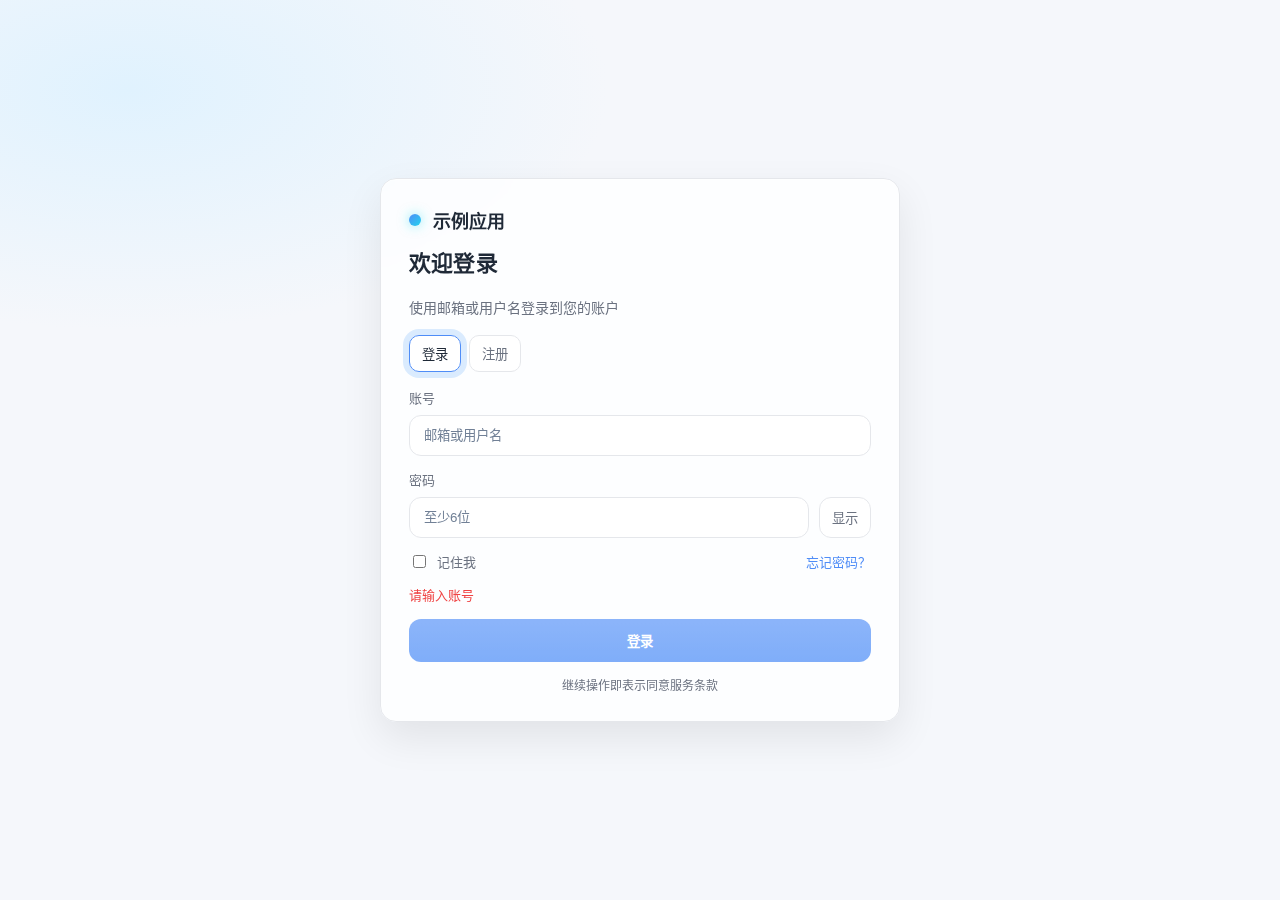
<file: frontend/index.html>
<!doctype html>
<html lang="zh-CN">
<head>
  <meta charset="utf-8">
  <meta name="viewport" content="width=device-width, initial-scale=1">
  <title>登录</title>
  <style>
    :root {
      --bg: #f5f7fb;
      --bg-2: #ffffff;
      --card: #ffffffcc;
      --text: #1f2937;
      --muted: #6b7280;
      --primary: #4f8df7;
      --primary-2: #3b82f6;
      --danger: #ef4444;
      --ring: #93c5fd55;
      --border: #e5e7eb;
    }
    * { box-sizing: border-box; }
    html, body { height: 100%; }
    body {
      margin: 0;
      font-family: ui-sans-serif, system-ui, -apple-system, Segoe UI, Roboto, Noto Sans, Ubuntu, Cantarell, Helvetica Neue, Arial, "PingFang SC", "Hiragino Sans GB", "Microsoft YaHei", sans-serif;
      color: var(--text);
      background: radial-gradient(1200px 600px at 10% 10%, #e0f2fe 0%, var(--bg) 40%),
                  radial-gradient(1200px 600px at 90% 90%, #fce7f3 0%, var(--bg-2) 35%);
      min-height: 100svh;
      display: grid;
      place-items: center;
      padding: 32px 16px;
    }
    .login {
      width: min(520px, 100%);
      background: var(--card);
      backdrop-filter: saturate(140%) blur(14px);
      border: 1px solid var(--border);
      border-radius: 16px;
      box-shadow: 0 16px 40px #00000015, inset 0 1px 0 #ffffff90;
      padding: 28px;
    }
    .tabs { display: flex; gap: 8px; margin: 8px 0 16px; }
    .tab {
      padding: 8px 12px;
      border-radius: 10px;
      border: 1px solid var(--border);
      background: #ffffffee;
      color: var(--muted);
      cursor: pointer;
    }
    .tab[aria-selected="true"] { color: var(--text); border-color: var(--primary); box-shadow: 0 0 0 6px var(--ring); }
    .hidden { display: none; }
    .brand {
      display: flex;
      align-items: center;
      gap: 12px;
      margin-bottom: 12px;
      font-weight: 700;
      font-size: 18px;
    }
    .brand-dot {
      width: 12px;
      height: 12px;
      border-radius: 50%;
      background: linear-gradient(135deg, var(--primary), #22d3ee);
      box-shadow: 0 0 12px #22d3ee88;
    }
    h1 {
      margin: 6px 0 20px;
      font-size: 22px;
      letter-spacing: 0.2px;
    }
    .desc { color: var(--muted); margin-bottom: 18px; font-size: 14px; }
    form { display: grid; gap: 14px; }
    .field { display: grid; gap: 8px; }
    label { font-size: 13px; color: var(--muted); }
    input[type="text"], input[type="password"] {
      width: 100%;
      padding: 12px 14px;
      border-radius: 12px;
      border: 1px solid var(--border);
      background: #ffffffee;
      color: var(--text);
      outline: none;
      transition: border-color .15s, box-shadow .15s, background .15s;
    }
    input::placeholder { color: #718096; }
    input:focus {
      border-color: var(--primary);
      box-shadow: 0 0 0 6px var(--ring);
      background: #ffffff;
    }
    .password-group { display: grid; grid-template-columns: 1fr auto; align-items: center; gap: 10px; }
    #togglePwd {
      padding: 10px 12px;
      border-radius: 12px;
      border: 1px solid var(--border);
      background: #ffffffee;
      color: var(--muted);
      cursor: pointer;
      transition: border-color .15s, color .15s, background .15s;
    }
    #togglePwd:hover { color: var(--text); border-color: #334155; }
    #togglePwd:focus { outline: none; box-shadow: 0 0 0 6px var(--ring); }
    .actions { display: flex; align-items: center; justify-content: space-between; gap: 10px; }
    .remember { display: inline-flex; align-items: center; gap: 8px; font-size: 13px; color: var(--muted); }
    .link { color: var(--primary); text-decoration: none; font-size: 13px; }
    .link:hover { text-decoration: underline; }
    .error { min-height: 20px; color: var(--danger); font-size: 13px; }
    #submitBtn {
      appearance: none;
      border: none;
      border-radius: 12px;
      padding: 12px 16px;
      background: linear-gradient(180deg, var(--primary), var(--primary-2));
      color: white;
      font-weight: 600;
      cursor: pointer;
      transition: filter .15s, transform .06s;
    }
    #submitBtn:hover { filter: brightness(1.1); }
    #submitBtn:active { transform: translateY(1px); }
    #submitBtn[disabled] { cursor: not-allowed; opacity: .65; }
    #submitBtn[data-loading="true"] { position: relative; }
    #submitBtn[data-loading="true"]::after {
      content: "";
      position: absolute;
      inset: 50% auto auto 50%;
      width: 16px; height: 16px;
      margin: -8px 0 0 -8px;
      border-radius: 50%;
      border: 2px solid #ffffffcc;
      border-top-color: transparent;
      animation: spin .8s linear infinite;
    }
    @keyframes spin { to { transform: rotate(1turn); } }
    .footer { text-align: center; color: var(--muted); font-size: 12px; margin-top: 14px; }
    @media (max-width: 420px) { .login { padding: 22px; } }
  </style>
</head>
<body>
  <section class="login" aria-label="登录窗口">
    <div class="brand"><span class="brand-dot"></span><span>示例应用</span></div>
    <h1>欢迎登录</h1>
    <p class="desc">使用邮箱或用户名登录到您的账户</p>
    <div class="tabs" role="tablist" aria-label="登录注册切换">
      <button id="tabLogin" class="tab" role="tab" aria-selected="true" aria-controls="loginForm">登录</button>
      <button id="tabRegister" class="tab" role="tab" aria-selected="false" aria-controls="registerForm">注册</button>
    </div>
    <form id="loginForm" novalidate>
      <div class="field">
        <label for="account">账号</label>
        <input id="account" name="account" type="text" autocomplete="username" placeholder="邮箱或用户名" required>
      </div>
      <div class="field">
        <label for="password">密码</label>
        <div class="password-group">
          <input id="password" name="password" type="password" autocomplete="current-password" placeholder="至少6位" minlength="6" required>
          <button type="button" id="togglePwd" aria-controls="password" aria-pressed="false">显示</button>
        </div>
      </div>
      <div class="actions">
        <label class="remember"><input type="checkbox" id="remember"> 记住我</label>
        <a class="link" href="#">忘记密码？</a>
      </div>
      <div id="error" class="error" role="alert" aria-live="polite"></div>
      <button id="submitBtn" type="submit">登录</button>
    </form>
    <form id="registerForm" class="hidden" novalidate>
      <div class="field">
        <label for="reg_username">用户名</label>
        <input id="reg_username" name="username" type="text" placeholder="用户名" required>
      </div>
      <div class="field">
        <label for="reg_email">邮箱</label>
        <input id="reg_email" name="email" type="email" placeholder="邮箱" required>
      </div>
      <div class="field">
        <label for="reg_password">密码</label>
        <input id="reg_password" name="password" type="password" placeholder="至少6位" minlength="6" required>
      </div>
      <div class="field">
        <label for="reg_password2">确认密码</label>
        <input id="reg_password2" name="password2" type="password" placeholder="再次输入密码" minlength="6" required>
      </div>
      <div class="field">
        <label for="reg_name">昵称</label>
        <input id="reg_name" name="name" type="text" placeholder="昵称（可选）">
      </div>
      <div id="regError" class="error" role="alert" aria-live="polite"></div>
      <button id="regSubmitBtn" type="submit">注册</button>
    </form>
    <div class="footer">继续操作即表示同意服务条款</div>
  </section>
  <script>
    const form = document.getElementById('loginForm');
    const regForm = document.getElementById('registerForm');
    const account = document.getElementById('account');
    const password = document.getElementById('password');
    const togglePwd = document.getElementById('togglePwd');
    const errorBox = document.getElementById('error');
    const submitBtn = document.getElementById('submitBtn');
    const remember = document.getElementById('remember');
    const tabLogin = document.getElementById('tabLogin');
    const tabRegister = document.getElementById('tabRegister');
    const regUsername = document.getElementById('reg_username');
    const regEmail = document.getElementById('reg_email');
    const regPassword = document.getElementById('reg_password');
    const regPassword2 = document.getElementById('reg_password2');
    const regName = document.getElementById('reg_name');
    const regErrorBox = document.getElementById('regError');
    const regSubmitBtn = document.getElementById('regSubmitBtn');

    function setError(msg) { errorBox.textContent = msg || ''; }
    function setRegError(msg) { regErrorBox.textContent = msg || ''; }
    function validate() {
      const a = account.value.trim();
      const p = password.value;
      let msg = '';
      if (!a) msg = '请输入账号';
      else if (p.length < 6) msg = '密码至少6位';
      setError(msg);
      submitBtn.disabled = !!msg;
      return !msg;
    }
    function validateRegister() {
      const u = regUsername.value.trim();
      const e = regEmail.value.trim();
      const p1 = regPassword.value;
      const p2 = regPassword2.value;
      let msg = '';
      if (!u) msg = '请输入用户名';
      else if (!e) msg = '请输入邮箱';
      else if (p1.length < 6) msg = '密码至少6位';
      else if (p2.length < 6) msg = '确认密码至少6位';
      else if (p1 !== p2) msg = '两次密码不一致';
      setRegError(msg);
      regSubmitBtn.disabled = !!msg;
      return !msg;
    }
    function setTab(tab) {
      const isLogin = tab === 'login';
      form.classList.toggle('hidden', !isLogin);
      regForm.classList.toggle('hidden', isLogin);
      tabLogin.setAttribute('aria-selected', isLogin.toString());
      tabRegister.setAttribute('aria-selected', (!isLogin).toString());
    }

    function applyRememberFromStorage() {
      const saved = localStorage.getItem('rememberAccount');
      if (saved) account.value = saved;
      validate();
    }

    account.addEventListener('input', validate);
    password.addEventListener('input', validate);
    regUsername.addEventListener('input', validateRegister);
    regEmail.addEventListener('input', validateRegister);
    regPassword.addEventListener('input', validateRegister);
    regPassword2.addEventListener('input', validateRegister);
    regName.addEventListener('input', validateRegister);
    togglePwd.addEventListener('click', () => {
      const isText = password.type === 'text';
      password.type = isText ? 'password' : 'text';
      togglePwd.setAttribute('aria-pressed', (!isText).toString());
      togglePwd.textContent = isText ? '显示' : '隐藏';
      password.focus({ preventScroll: true });
    });
    tabLogin.addEventListener('click', () => setTab('login'));
    tabRegister.addEventListener('click', () => setTab('register'));
    tabLogin.addEventListener('click', () => { setTab('login'); location.hash = 'login'; });
    tabRegister.addEventListener('click', () => { setTab('register'); location.hash = 'register'; });
    function initTabFromHash() {
      const h = (location.hash || '').slice(1);
      setTab(h === 'register' ? 'register' : 'login');
    }
    window.addEventListener('hashchange', initTabFromHash);

    form.addEventListener('submit', async (e) => {
      e.preventDefault();
      if (!validate()) return;
      submitBtn.dataset.loading = 'true';
      submitBtn.disabled = true;
      setError('');
      const a = account.value.trim();
      const p = password.value;
      if (remember.checked) localStorage.setItem('rememberAccount', a);
      try {
        const res = await fetch('http://localhost:8080/api/login', {
          method: 'POST',
          headers: { 'Content-Type': 'application/json' },
          body: JSON.stringify({ username: a, password: p })
        });
        const data = await res.json().catch(() => null);
        if (!res.ok) {
          throw new Error((data && data.msg) || '登录失败');
        }
        if (!data || data.code !== 200) {
          throw new Error((data && data.msg) || '登录失败');
        }
         const token = data.data && data.data.token;
         const expire = data.data && data.data.expire;
         const user = data.data && data.data.user;
         if (token) localStorage.setItem('authToken', token);
         if (expire) localStorage.setItem('authTokenExpire', expire);
         if (user) localStorage.setItem('currentUser', JSON.stringify(user));
        location.href = 'abc.html';
      } catch (err) {
        setError(err.message || '登录失败');
      } finally {
        submitBtn.dataset.loading = 'false';
        submitBtn.disabled = false;
      }
    });
    regForm.addEventListener('submit', async (e) => {
      e.preventDefault();
      if (!validateRegister()) return;
      regSubmitBtn.dataset.loading = 'true';
      regSubmitBtn.disabled = true;
      setRegError('');
      const u = regUsername.value.trim();
      const eaddr = regEmail.value.trim();
      const p1 = regPassword.value;
      const p2 = regPassword2.value;
      const n = regName.value.trim();
      try {
        const res = await fetch('http://localhost:8080/api/user', {
          method: 'POST',
          headers: { 'Content-Type': 'application/json' },
          body: JSON.stringify({ username: u, email: eaddr, password: p1, password2: p2, name: n })
        });
        const data = await res.json().catch(() => null);
        if (!res.ok) {
          throw new Error((data && data.msg) || '注册失败');
        }
        if (!data || data.code !== 200) {
          throw new Error((data && data.msg) || '注册失败');
        }
        alert('注册成功，请登录');
        account.value = u;
        setTab('login');
        validate();
      } catch (err) {
        setRegError(err.message || '注册失败');
      } finally {
        regSubmitBtn.dataset.loading = 'false';
        regSubmitBtn.disabled = false;
      }
    });

    applyRememberFromStorage();
    validate();
    validateRegister();
    initTabFromHash();
  </script>
</body>
</html>
</file>
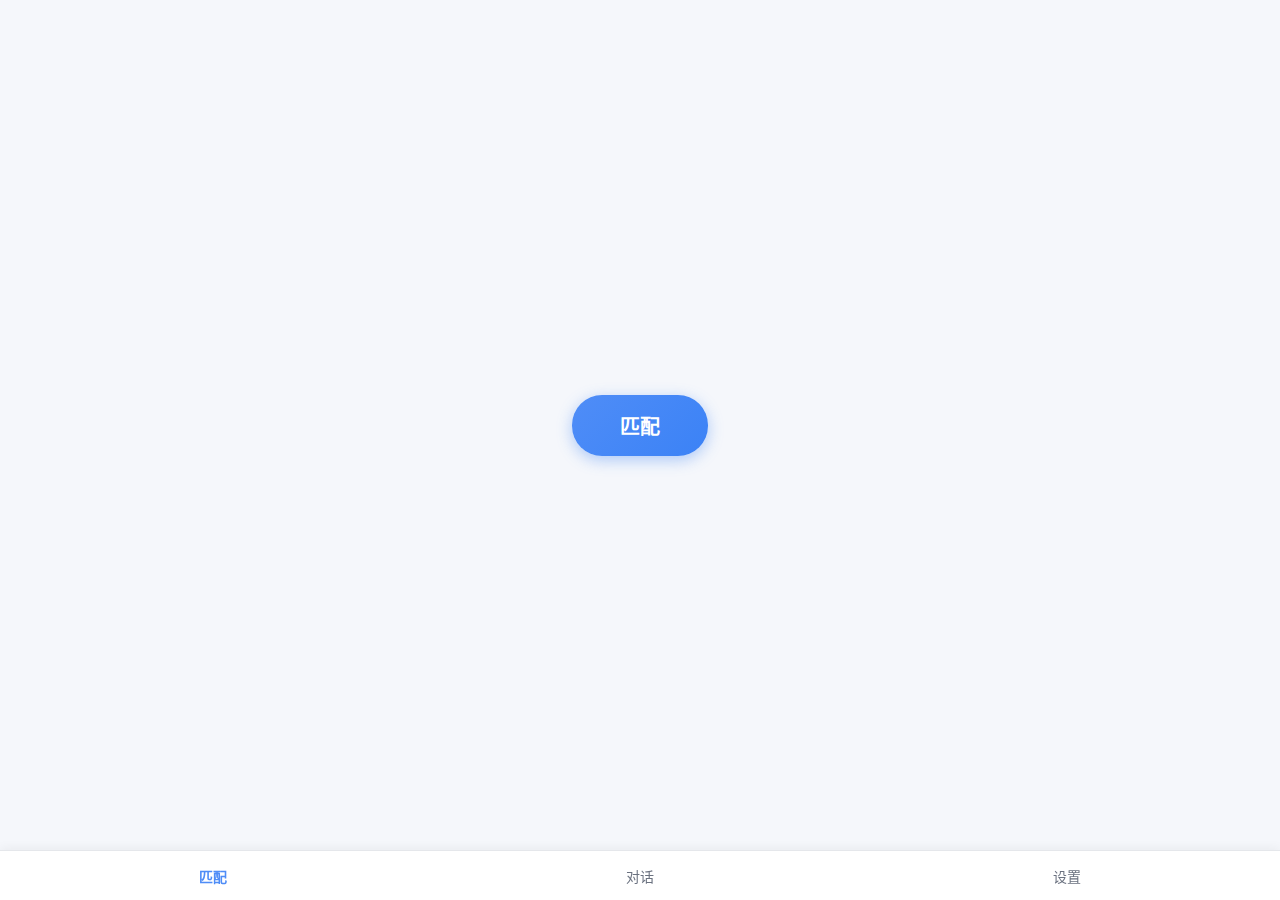
<file: frontend/abc.html>
<!DOCTYPE html>
<html lang="zh-CN">
<head>
    <meta charset="UTF-8">
    <meta name="viewport" content="width=device-width, initial-scale=1.0">
    <title>匹配</title>
    <style>
        :root {
            --primary-color: #4f8df7;
            --bg-color: #f5f7fb;
            --tab-height: 50px;
            --border-color: #e5e7eb;
        }

        * {
            box-sizing: border-box;
            margin: 0;
            padding: 0;
        }

        body {
            font-family: -apple-system, BlinkMacSystemFont, "Segoe UI", Roboto, Helvetica, Arial, sans-serif;
            background-color: var(--bg-color);
            height: 100vh;
            display: flex;
            flex-direction: column;
            overflow: hidden;
        }

        /* 页面主体内容 */
        .main-content {
            flex: 1;
            display: flex;
            justify-content: center;
            align-items: center;
            padding-bottom: var(--tab-height); /* 为底部导航留出空间 */
        }

        .match-btn {
            padding: 16px 48px;
            font-size: 20px;
            font-weight: 600;
            color: white;
            background: linear-gradient(135deg, #4f8df7, #3b82f6);
            border: none;
            border-radius: 30px;
            cursor: pointer;
            box-shadow: 0 4px 15px rgba(59, 130, 246, 0.4);
            transition: transform 0.2s, box-shadow 0.2s;
        }

        .match-btn:active {
            transform: scale(0.95);
            box-shadow: 0 2px 8px rgba(59, 130, 246, 0.4);
        }

        /* 底部导航栏 */
        .tab-bar {
            position: fixed;
            bottom: 0;
            left: 0;
            right: 0;
            height: var(--tab-height);
            background-color: white;
            display: flex;
            border-top: 1px solid var(--border-color);
            box-shadow: 0 -2px 10px rgba(0, 0, 0, 0.05);
        }

        .tab-item {
            flex: 1;
            display: flex;
            flex-direction: column;
            justify-content: center;
            align-items: center;
            cursor: pointer;
            color: #6b7280;
            font-size: 14px;
            transition: color 0.2s;
        }

        .tab-item.active {
            color: var(--primary-color);
            font-weight: 600;
        }

        .tab-item:hover {
            background-color: #f9fafb;
        }
    </style>
</head>
<body>

    <div class="main-content">
        <button class="match-btn">匹配</button>
    </div>

    <nav class="tab-bar">
        <div class="tab-item active" onclick="switchTab(this, '匹配')">
            <span>匹配</span>
        </div>
        <div class="tab-item" onclick="switchTab(this, '对话')">
            <span>对话</span>
        </div>
        <div class="tab-item" onclick="switchTab(this, '设置')">
            <span>设置</span>
        </div>
    </nav>

    <script>
        function switchTab(el, name) {
            // 切换选中状态
            document.querySelectorAll('.tab-item').forEach(item => {
                item.classList.remove('active');
            });
            el.classList.add('active');
            
            console.log('切换到: ' + name);
            
            // 如果是点击对话，跳转到已有的聊天页面
            if (name === '对话') {
                window.location.href = 'chat.html';
            }
        }
    </script>
</body>
</html>
</file>
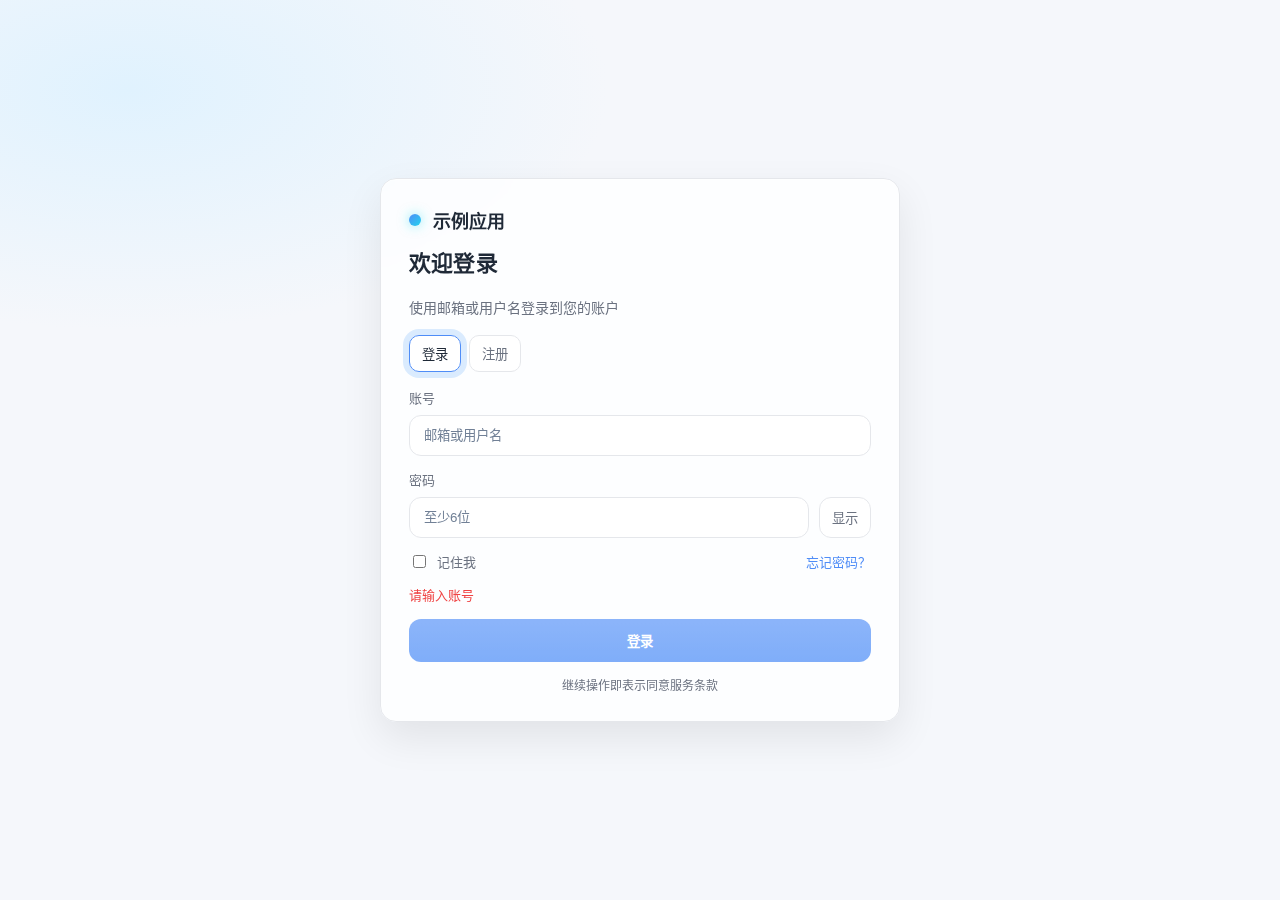
<file: frontend/chat.html>
<!doctype html>
<html lang="zh-CN">
<head>
  <meta charset="utf-8">
  <meta name="viewport" content="width=device-width, initial-scale=1">
  <title>Chat</title>
  <style>
    :root {
      --bg: #f5f7fb;
      --bg-2: #ffffff;
      --card: #ffffffcc;
      --text: #1f2937;
      --muted: #6b7280;
      --primary: #4f8df7;
      --primary-2: #3b82f6;
      --ring: #93c5fd55;
      --border: #e5e7eb;
    }
    * { box-sizing: border-box; }
    html, body { height: 100%; }
    body {
      margin: 0;
      font-family: ui-sans-serif, system-ui, -apple-system, Segoe UI, Roboto, Noto Sans, Ubuntu, Cantarell, Helvetica Neue, Arial, "PingFang SC", "Hiragino Sans GB", "Microsoft YaHei", sans-serif;
      color: var(--text);
      background: radial-gradient(1200px 600px at 10% 10%, #e0f2fe 0%, var(--bg) 40%),
                  radial-gradient(1200px 600px at 90% 90%, #fce7f3 0%, var(--bg-2) 35%);
      min-height: 100svh;
      display: grid;
      place-items: stretch;
    }
    .app {
      display: grid;
      grid-template-columns: 1fr 340px;
      gap: 16px;
      padding: 16px;
      height: 100vh;
      max-height: 100vh;
      overflow: hidden;
    }
    @media (max-width: 780px) {
      .app {
        grid-template-columns: 1fr;
        grid-template-rows: 1fr auto;
        overflow: auto;
        height: auto;
      }
      .chat {
        height: 80vh;
      }
      .sidebar {
        height: auto;
      }
    }
    .chat {
      background: var(--card);
      border: 1px solid var(--border);
      border-radius: 16px;
      box-shadow: 0 16px 40px #00000015, inset 0 1px 0 #ffffff90;
      display: grid;
      grid-template-rows: auto 1fr auto;
      height: 100%;
      overflow: hidden;
    }
    .chat-header {
      display: flex;
      align-items: center;
      justify-content: space-between;
      padding: 14px 16px;
      border-bottom: 1px solid var(--border);
      background: #ffffffee;
      border-top-left-radius: 16px;
      border-top-right-radius: 16px;
    }
    .chat-title { font-weight: 700; }
    .chat-status { font-size: 12px; color: var(--muted); }
    .messages {
      padding: 16px;
      display: grid;
      gap: 8px;
      align-content: start;
      align-items: start;
      overflow: auto;
      background: transparent;
    }
    .msg {
      max-width: 70%;
      padding: 10px 12px;
      line-height: 1.5;
      align-self: start;
      white-space: pre-wrap;
      word-break: break-word;
      overflow-wrap: anywhere;
      border-radius: 12px;
      border: 1px solid var(--border);
      background: #ffffffee;
      color: var(--text);
      box-shadow: inset 0 1px 0 #ffffff90;
    }
    .msg.me {
      justify-self: end;
      background: #e8f0ff;
      border-color: #cfe1ff;
    }
    .msg-meta { font-size: 12px; color: var(--muted); margin-bottom: 6px; }
    .chat-input {
      display: grid;
      grid-template-columns: 1fr auto;
      gap: 10px;
      padding: 14px 16px;
      border-top: 1px solid var(--border);
      background: #ffffffee;
      border-bottom-left-radius: 16px;
      border-bottom-right-radius: 16px;
    }
    #msgInput {
      width: 100%;
      padding: 12px 14px;
      border-radius: 12px;
      border: 1px solid var(--border);
      background: #ffffffee;
      outline: none;
    }
    #sendBtn {
      appearance: none;
      border: none;
      border-radius: 12px;
      padding: 12px 16px;
      background: linear-gradient(180deg, var(--primary), var(--primary-2));
      color: white;
      font-weight: 600;
      cursor: pointer;
    }
    .sidebar {
      background: var(--card);
      border: 1px solid var(--border);
      border-radius: 16px;
      box-shadow: 0 16px 40px #00000015, inset 0 1px 0 #ffffff90;
      padding: 20px;
      display: grid;
      gap: 14px;
      align-content: start;
    }
    .avatar {
      width: 84px;
      height: 84px;
      border-radius: 50%;
      background: linear-gradient(135deg, var(--primary), #22d3ee);
      box-shadow: 0 0 20px #22d3ee66;
      display: grid;
      place-items: center;
      color: #fff;
      font-weight: 700;
      font-size: 28px;
      margin: 0 auto 8px;
    }
    .user-name {
      text-align: center;
      font-weight: 700;
      font-size: 18px;
    }
    .user-username {
      text-align: center;
      color: var(--muted);
      font-size: 14px;
    }
    .section-title { font-size: 13px; color: var(--muted); }
    .card {
      border: 1px solid var(--border);
      border-radius: 12px;
      background: #ffffffee;
      padding: 12px;
    }
    .row { display: grid; grid-template-columns: 120px 1fr; gap: 8px; font-size: 14px; }
    .label { color: var(--muted); }
    .value { color: var(--text); }
    @media (max-width: 780px) {
      .app { grid-template-columns: 1fr; }
    }
  </style>
  </head>
<body>
  <div class="app">
    <section class="chat" aria-label="聊天区域">
      <div class="chat-header">
        <div class="chat-title">聊天</div>
        <div class="chat-status" id="chatStatus">未连接</div>
      </div>
      <div class="messages" id="messages"></div>
      <div class="chat-input">
        <input id="msgInput" type="text" placeholder="输入消息内容…">
        <button id="sendBtn">发送</button>
      </div>
    </section>
    <aside class="sidebar" aria-label="用户信息">
      <div class="avatar" id="avatar"></div>
      <div class="user-name" id="userName"></div>
      <div class="user-username" id="userUsername"></div>
      <div class="section-title">账户信息</div>
      <div class="card">
        <div class="row"><div class="label">用户名</div><div class="value" id="vUsername"></div></div>
        <div class="row"><div class="label">昵称</div><div class="value" id="vName"></div></div>
      </div>
    </aside>
  </div>
  <script>
    function getInitial(name, username) {
      const s = (name || username || '').trim();
      return s ? s[0].toUpperCase() : 'U';
    }
    function initUser() {
      const userStr = localStorage.getItem('currentUser');
      if (!userStr) {
        location.href = 'index.html#login';
        return;
      }
      let user = null;
      try { user = JSON.parse(userStr); } catch { user = null; }
      if (!user) {
        location.href = 'index.html#login';
        return;
      }
      const name = user.name || '';
      const username = user.username || '';
      document.getElementById('avatar').textContent = getInitial(name, username);
      document.getElementById('userName').textContent = name || username || '用户';
      document.getElementById('userUsername').textContent = username ? '@' + username : '';
      document.getElementById('vUsername').textContent = username || '';
      document.getElementById('vName').textContent = name || '';
      return user;
    }
    const user = initUser();
    const messagesEl = document.getElementById('messages');
    const statusEl = document.getElementById('chatStatus');
    const inputEl = document.getElementById('msgInput');
    const sendBtn = document.getElementById('sendBtn');
    let ws = null;
    let myId = user && (user.id || user.ID);
    function renderMessage({ text, me, from }) {
      const item = document.createElement('div');
      item.className = 'msg' + (me ? ' me' : '');
      const meta = document.createElement('div');
      meta.className = 'msg-meta';
      meta.textContent = me ? '我' : (from || '对方');
      const content = document.createElement('div');
      content.textContent = text;
      item.appendChild(meta);
      item.appendChild(content);
      messagesEl.appendChild(item);
      messagesEl.scrollTop = messagesEl.scrollHeight;
    }
    function connectWS() {
      const token = localStorage.getItem('authToken');
      if (!token) return;
      try {
        ws = new WebSocket('ws://localhost:8080/api/ws?token=' + encodeURIComponent(token));
        ws.onopen = () => { statusEl.textContent = '已连接'; };
        ws.onclose = () => { statusEl.textContent = '未连接'; };
        ws.onerror = () => { statusEl.textContent = '连接错误'; };
        ws.onmessage = (evt) => {
          let msg = null;
          try { msg = JSON.parse(evt.data); } catch { msg = null; }
          if (!msg) return;
          if (msg.content) {
            renderMessage({ text: msg.content, me: false, from: msg.from_name || '对方' });
          }
        };
      } catch (_) {
        statusEl.textContent = '连接错误';
      }
    }
    function sendMessage() {
      const text = (inputEl.value || '').trim();
      if (!text) return;
      inputEl.value = '';
      renderMessage({ text, me: true, from: '我' });
      const payload = JSON.stringify({
        cmd: 1,
        to_id: -1,
        content: text,
        from_id: myId || 0,
        ts: Date.now()
      });
      try {
        if (ws && ws.readyState === 1) {
          ws.send(payload);
        }
      } catch (_) {}
    }
    sendBtn.addEventListener('click', sendMessage);
    inputEl.addEventListener('keydown', (e) => { if (e.key === 'Enter') sendMessage(); });
    connectWS();
  </script>
</body>
</html>
</file>
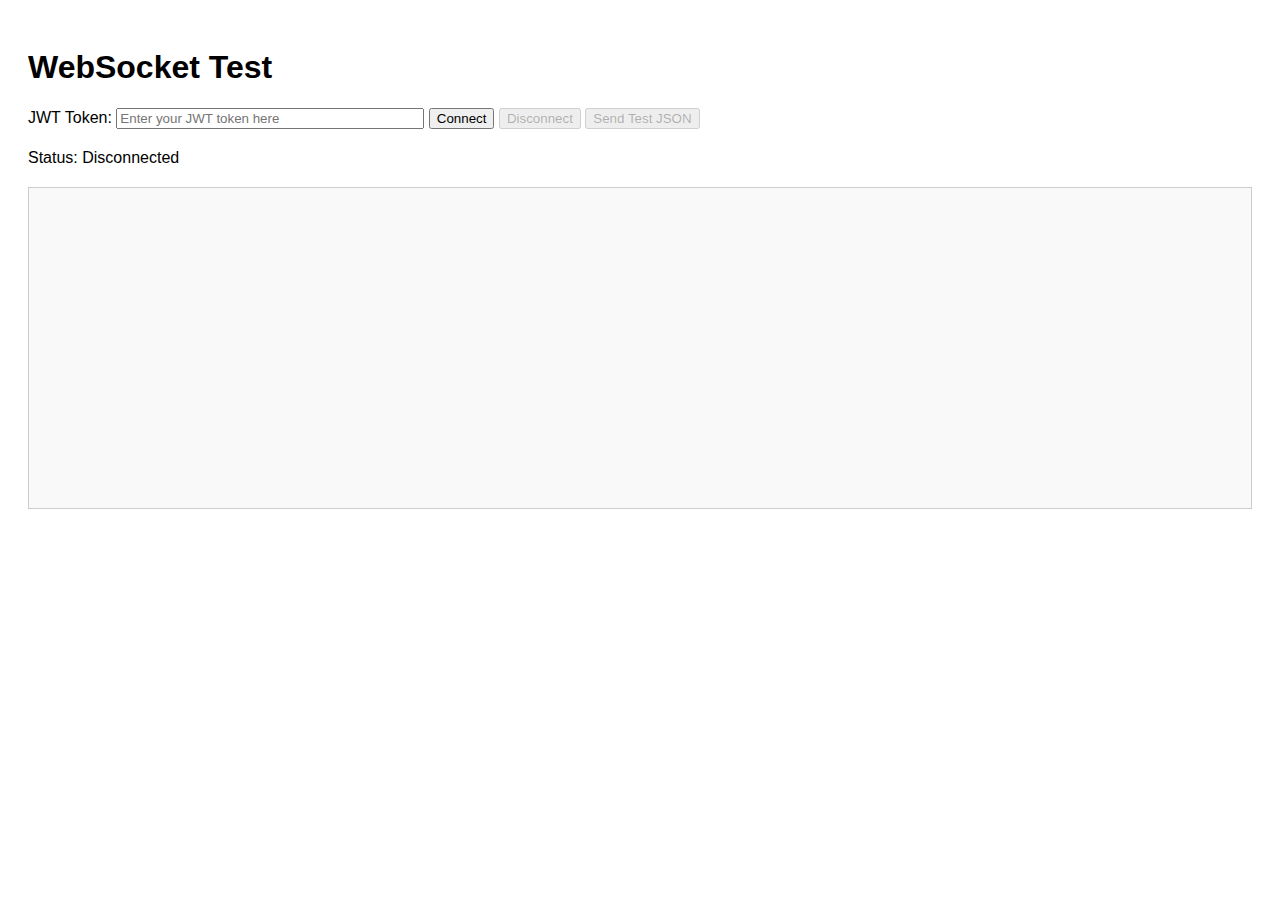
<file: frontend/test.html>
<!DOCTYPE html>
<html lang="en">
<head>
    <meta charset="UTF-8">
    <meta name="viewport" content="width=device-width, initial-scale=1.0">
    <title>WebSocket Test</title>
    <style>
        body { font-family: sans-serif; padding: 20px; }
        #messages { margin-top: 20px; border: 1px solid #ccc; padding: 10px; height: 300px; overflow-y: scroll; background: #f9f9f9; }
        .controls { margin-bottom: 20px; }
        .log-item { margin: 5px 0; border-bottom: 1px solid #eee; }
        .error { color: red; }
        .success { color: green; }
    </style>
</head>
<body>
    <h1>WebSocket Test</h1>
    
    <div class="controls">
        <label for="token">JWT Token:</label>
        <input type="text" id="token" placeholder="Enter your JWT token here" style="width: 300px;">
        <button id="connectBtn">Connect</button>
        <button id="disconnectBtn" disabled>Disconnect</button>
        <button id="sendTestMsgBtn" disabled>Send Test JSON</button>
    </div>

    <div id="status">Status: Disconnected</div>
    <div id="messages"></div>

    <script>
        let ws = null;
        const statusDiv = document.getElementById('status');
        const messagesDiv = document.getElementById('messages');
        const connectBtn = document.getElementById('connectBtn');
        const disconnectBtn = document.getElementById('disconnectBtn');
        const sendTestMsgBtn = document.getElementById('sendTestMsgBtn');
        const tokenInput = document.getElementById('token');

        // Try to load token from localStorage
        const savedToken = localStorage.getItem('ws_test_token');
        if (savedToken) {
            tokenInput.value = savedToken;
        }

        function log(msg, type = 'info') {
            console.log(msg);
            const div = document.createElement('div');
            div.className = 'log-item';
            div.style.color = type === 'error' ? 'red' : (type === 'success' ? 'green' : 'black');
            div.textContent = `[${new Date().toLocaleTimeString()}] ${msg}`;
            messagesDiv.appendChild(div);
            messagesDiv.scrollTop = messagesDiv.scrollHeight;
        }

        connectBtn.onclick = function() {
            const token = tokenInput.value.trim();
            if (!token) {
                log('Please enter a JWT token', 'error');
                return;
            }
            
            // Save token for convenience
            localStorage.setItem('ws_test_token', token);

            if (ws) {
                ws.close();
            }

            // Append token to query string as per auth middleware configuration
            const wsUrl = `ws://localhost:8080/api/ws?token=${token}`;
            log(`Connecting to ${wsUrl}...`);

            try {
                ws = new WebSocket(wsUrl);

                ws.onopen = function(event) {
                    statusDiv.textContent = 'Status: Connected';
                    statusDiv.className = 'success';
                    connectBtn.disabled = true;
                    disconnectBtn.disabled = false;
                    sendTestMsgBtn.disabled = false;
                    log('WebSocket Connected', 'success');
                };

                ws.onmessage = function(event) {
                    log('Received: ' + event.data);
                };

                ws.onclose = function(event) {
                    statusDiv.textContent = 'Status: Disconnected';
                    statusDiv.className = '';
                    connectBtn.disabled = false;
                    disconnectBtn.disabled = true;
                    sendTestMsgBtn.disabled = true;
                    log(`WebSocket Closed (Code: ${event.code}, Reason: ${event.reason})`, 'info');
                    ws = null;
                };

                ws.onerror = function(error) {
                    statusDiv.textContent = 'Status: Error';
                    statusDiv.className = 'error';
                    log('WebSocket Error', 'error');
                };

            } catch (e) {
                log('Exception: ' + e.message, 'error');
            }
        };

        disconnectBtn.onclick = function() {
            if (ws) {
                ws.close();
            }
        };

        sendTestMsgBtn.onclick = function() {
            if (!ws || ws.readyState !== WebSocket.OPEN) {
                log('WebSocket is not connected', 'error');
                return;
            }

            const msg = {
                cmd: 1,
                from_id: 0, 
                to_Id: 1,
                text: "hello world",
                user_info: {} 
            };
            
            try {
                const jsonStr = JSON.stringify(msg);
                ws.send(jsonStr);
                log('Sent: ' + jsonStr, 'info');
            } catch (e) {
                log('Failed to send message: ' + e.message, 'error');
            }
        };
    </script>
</body>
</html>
</file>
